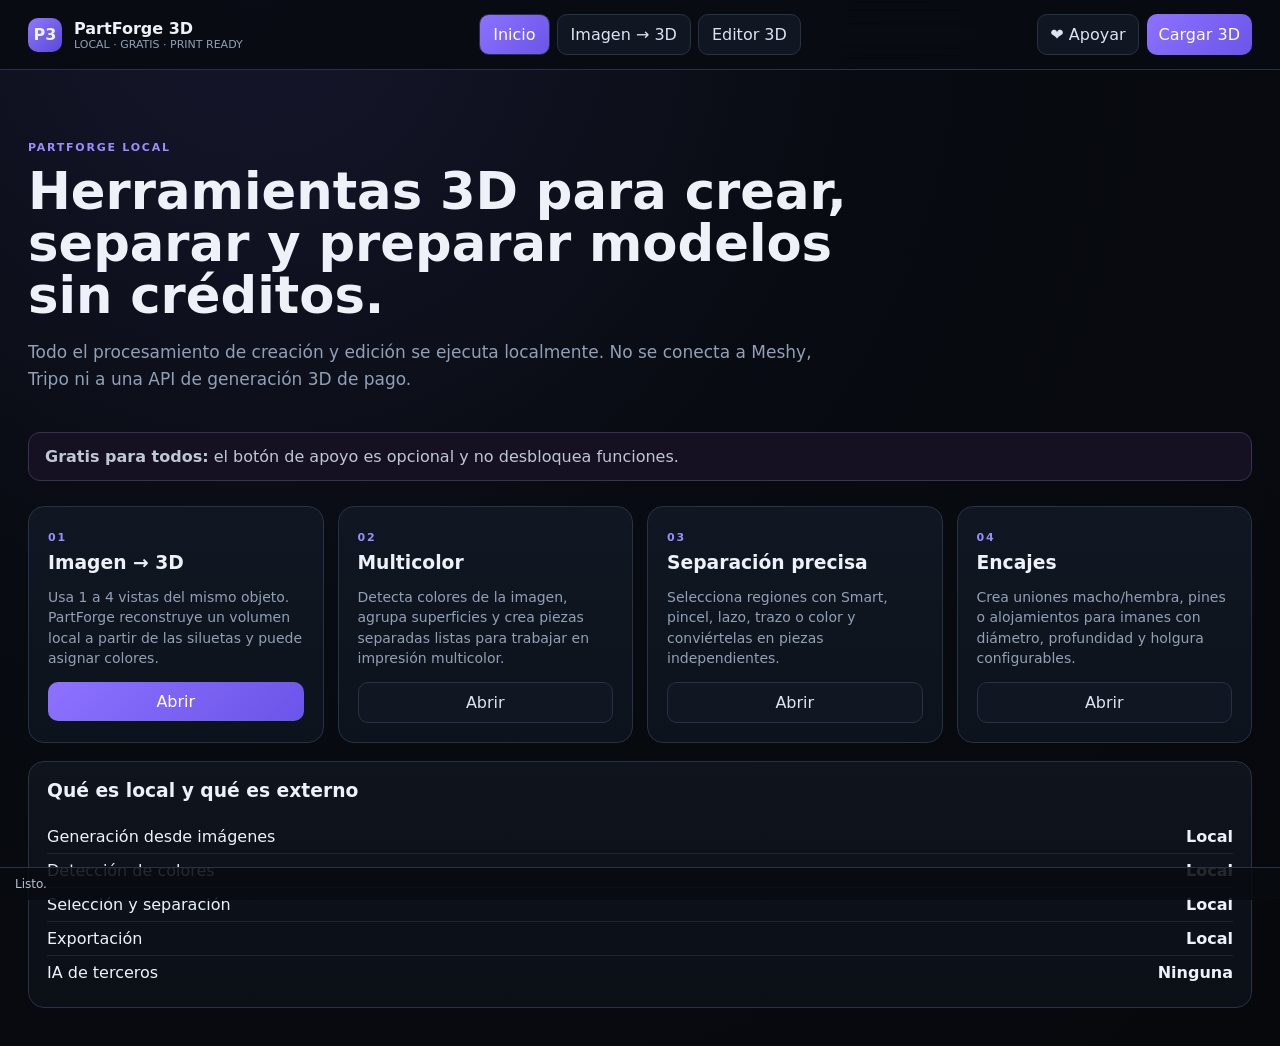
<file: partforge/index.html>
<!doctype html>
<html lang="es-CL">
<head>
<meta charset="utf-8">
<meta name="viewport" content="width=device-width,initial-scale=1">
<meta name="theme-color" content="#0a0e15">
<title>PartForge 3D — Local Free</title>
<style>
:root{--bg:#070a10;--panel:#0e131c;--panel2:#121925;--line:#273244;--text:#eef2f8;--muted:#91a0b6;--brand:#8d72ff;--brand2:#6b54e8;--good:#36d399;--warn:#f6c453;--danger:#ff6d76}
*{box-sizing:border-box}body{margin:0;font-family:Inter,system-ui,Segoe UI,Arial,sans-serif;background:radial-gradient(circle at 20% 0,#16162c 0,#080b11 42%,#06080c 100%);color:var(--text);min-height:100vh}
button,input,select{font:inherit}button{cursor:pointer;border:0}.top{height:70px;border-bottom:1px solid var(--line);display:flex;align-items:center;justify-content:space-between;padding:0 28px;background:#090c12e8;backdrop-filter:blur(16px);position:sticky;top:0;z-index:20}.brand{display:flex;gap:12px;align-items:center}.logo{width:34px;height:34px;border-radius:10px;background:linear-gradient(135deg,#8f78ff,#5b48d7);display:grid;place-items:center;font-weight:900}.brand b{font-size:16px}.brand small{display:block;color:var(--muted);font-size:11px}.nav{display:flex;gap:7px}.nav button,.ghost,.secondary{background:#111722;border:1px solid var(--line);color:#dce4f1;padding:10px 13px;border-radius:10px}.nav button.active,.primary{background:linear-gradient(135deg,var(--brand),var(--brand2));color:#fff}.topActions{display:flex;gap:8px}.pages{min-height:calc(100vh - 70px)}.page{display:none}.page.active{display:block}.wrap{max-width:1450px;margin:auto;padding:38px 28px}.hero{padding:28px 0 22px}.eyebrow{font-size:11px;letter-spacing:.16em;color:#9b8dff;font-weight:800}.hero h1{font-size:clamp(34px,4vw,62px);line-height:1.02;margin:10px 0 14px;max-width:900px}.hero p{color:var(--muted);font-size:17px;max-width:820px;line-height:1.6}.cards{display:grid;grid-template-columns:repeat(4,1fr);gap:14px;margin-top:25px}.card{background:linear-gradient(180deg,#111722,#0d131c);border:1px solid var(--line);border-radius:16px;padding:19px;min-height:170px}.card h3{margin:7px 0}.card p{color:var(--muted);line-height:1.45;font-size:14px}.notice{border:1px solid #3a324f;background:#151022;padding:14px 16px;border-radius:12px;color:#bfc6d6}.grid2{display:grid;grid-template-columns:1.4fr .8fr;gap:18px}.panel{background:linear-gradient(180deg,#0f141d,#0b1017);border:1px solid var(--line);border-radius:16px;padding:18px}.panel h2,.panel h3{margin-top:0}.views{display:grid;grid-template-columns:repeat(4,1fr);gap:10px}.slot{aspect-ratio:1.22;position:relative;border:1px dashed #3b4659;border-radius:12px;display:grid;place-items:center;overflow:hidden;background:#0a0e14;cursor:pointer}.slot img{width:100%;height:100%;object-fit:cover}.slot span{position:absolute;left:9px;top:8px;background:#080c12cc;padding:4px 7px;border-radius:7px;font-size:11px}.slot .x{position:absolute;right:7px;top:7px;background:#080c12cc;color:#fff;padding:4px 7px;border-radius:7px}.slot .plus{font-size:28px;color:#75839b}.row{display:flex;gap:10px;align-items:center;flex-wrap:wrap}.field{margin:12px 0}.field label{display:block;font-size:12px;color:#aab7ca;margin-bottom:6px}.field input,.field select{width:100%;background:#0a0f16;color:#e8edf5;border:1px solid var(--line);border-radius:10px;padding:10px}.choiceRow{display:grid;grid-template-columns:1fr 1fr;gap:8px}.choice{background:#0b1018;border:1px solid var(--line);border-radius:11px;padding:12px;text-align:left;color:#dfe6f1}.choice.active{border-color:#8f7dff;background:#16152a}.palette{display:flex;flex-wrap:wrap;gap:8px}.chip{display:flex;align-items:center;gap:7px;background:#0b1018;border:1px solid var(--line);border-radius:10px;padding:6px}.chip i{width:18px;height:18px;border-radius:50%;display:block}.chip input{width:86px;background:transparent;border:0;color:#fff;outline:0}.editor{height:calc(100vh - 70px);display:grid;grid-template-columns:290px 1fr 280px}.side{background:#0a0e15;border-right:1px solid var(--line);padding:14px;overflow:auto}.right{border-left:1px solid var(--line);border-right:0}.tool{width:100%;text-align:left;padding:9px 10px;border-radius:9px;background:#0d131d;color:#dfe6f3;border:1px solid transparent;margin:3px 0}.tool.active{border-color:#8e7cff;background:#17152a}.viewer{position:relative;min-width:0;overflow:hidden;background:#080b10}.viewer canvas{display:block;width:100%;height:100%}.bar{position:absolute;left:12px;right:12px;top:12px;display:flex;justify-content:space-between;pointer-events:none}.bar>*{pointer-events:auto}.pills{background:#0b1018df;border:1px solid var(--line);border-radius:10px;padding:8px 10px;font-size:12px}.parts{display:flex;flex-direction:column;gap:6px}.part{padding:10px;background:#0b1018;border:1px solid var(--line);border-radius:10px;text-align:left;color:#dce5f3}.part.active{border-color:#917eff}.small{font-size:12px;color:var(--muted)}.btns{display:grid;grid-template-columns:1fr 1fr;gap:7px}.btns button{padding:9px}.primary,.secondary,.ghost,.danger{border-radius:10px;padding:10px 12px}.danger{background:#231114;color:#ffb4bb;border:1px solid #54252c}.full{width:100%}.hidden{display:none!important}.modal{position:fixed;inset:0;background:#0009;display:grid;place-items:center;z-index:50;padding:20px}.modalCard{max-width:640px;width:min(100%,640px);background:#0d121b;border:1px solid var(--line);border-radius:16px;padding:20px;box-shadow:0 30px 100px #000a}.modalCard h3{margin:0 0 12px}.modalHead{display:flex;justify-content:space-between;align-items:center}.close{background:#131925;border:1px solid var(--line);color:#fff;border-radius:9px;padding:6px 10px}.status{position:fixed;bottom:0;left:0;right:0;padding:9px 15px;background:#080c12df;border-top:1px solid var(--line);font-size:12px;color:#b7c0d0;display:flex;justify-content:space-between;z-index:21}.tooltip{position:fixed;background:#080c12;color:#dfe6f4;border:1px solid #364255;padding:8px 10px;border-radius:8px;font-size:12px;z-index:100;pointer-events:none;display:none;max-width:280px}.donate{border:1px solid #3a4c3f;background:#0d1813;padding:12px;border-radius:12px;color:#bdd3c2}.statrow{display:flex;justify-content:space-between;padding:7px 0;border-bottom:1px solid #1c2532}.statrow:last-child{border-bottom:0}@media(max-width:1100px){.cards{grid-template-columns:1fr 1fr}.grid2{grid-template-columns:1fr}.editor{grid-template-columns:240px 1fr}.right{display:none}}@media(max-width:760px){.top{padding:0 12px}.topActions{display:none}.nav button{padding:8px}.views{grid-template-columns:1fr 1fr}.editor{grid-template-columns:1fr}.side{display:none}.wrap{padding:22px 14px}}
</style>
<script type="importmap">
{
  "imports": {
    "three": "https://cdn.jsdelivr.net/npm/three@0.186.0/build/three.module.js",
    "three/addons/": "https://cdn.jsdelivr.net/npm/three@0.186.0/examples/jsm/",
    "three-bvh-csg": "https://cdn.jsdelivr.net/npm/three-bvh-csg@0.0.18/build/index.module.js",
    "three-mesh-bvh": "https://cdn.jsdelivr.net/npm/three-mesh-bvh@0.9.15/build/index.module.js",
    "fflate": "https://cdn.jsdelivr.net/npm/fflate@0.8.2/esm/browser.js"
  }
}
</script>
</head>
<body>
<header class="top">
  <div class="brand"><div class="logo">P3</div><div><b>PartForge 3D</b><small>LOCAL · GRATIS · PRINT READY</small></div></div>
  <nav class="nav"><button class="navb active" data-page="home">Inicio</button><button class="navb" data-page="image">Imagen → 3D</button><button class="navb" data-page="editor">Editor 3D</button></nav>
  <div class="topActions"><button class="secondary" id="donateTop" data-tip="Apoya el proyecto de forma voluntaria">❤️ Apoyar</button><button class="primary" id="loadTop" data-tip="Carga un modelo 3D desde tu computador">Cargar 3D</button></div>
</header>
<main class="pages">
<section id="page-home" class="page active"><div class="wrap">
  <div class="hero"><span class="eyebrow">PARTFORGE LOCAL</span><h1>Herramientas 3D para crear, separar y preparar modelos sin créditos.</h1><p>Todo el procesamiento de creación y edición se ejecuta localmente. No se conecta a Meshy, Tripo ni a una API de generación 3D de pago.</p></div>
  <div class="notice"><b>Gratis para todos:</b> el botón de apoyo es opcional y no desbloquea funciones.</div>
  <div class="cards">
    <div class="card"><span class="eyebrow">01</span><h3>Imagen → 3D</h3><p>Usa 1 a 4 vistas del mismo objeto. PartForge reconstruye un volumen local a partir de las siluetas y puede asignar colores.</p><button class="primary full" data-page="image">Abrir</button></div>
    <div class="card"><span class="eyebrow">02</span><h3>Multicolor</h3><p>Detecta colores de la imagen, agrupa superficies y crea piezas separadas listas para trabajar en impresión multicolor.</p><button class="secondary full" data-page="image">Abrir</button></div>
    <div class="card"><span class="eyebrow">03</span><h3>Separación precisa</h3><p>Selecciona regiones con Smart, pincel, lazo, trazo o color y conviértelas en piezas independientes.</p><button class="secondary full" data-page="editor">Abrir</button></div>
    <div class="card"><span class="eyebrow">04</span><h3>Encajes</h3><p>Crea uniones macho/hembra, pines o alojamientos para imanes con diámetro, profundidad y holgura configurables.</p><button class="secondary full" data-page="editor">Abrir</button></div>
  </div>
  <div class="panel" style="margin-top:18px"><h3>Qué es local y qué es externo</h3><div class="statrow"><span>Generación desde imágenes</span><b>Local</b></div><div class="statrow"><span>Detección de colores</span><b>Local</b></div><div class="statrow"><span>Selección y separación</span><b>Local</b></div><div class="statrow"><span>Exportación</span><b>Local</b></div><div class="statrow"><span>IA de terceros</span><b>Ninguna</b></div></div>
</div></section>

<section id="page-image" class="page"><div class="wrap">
<div class="grid2">
<div class="panel"><span class="eyebrow">IMAGEN → 3D</span><h2>Reconstrucción 3D neural local</h2><p class="small">Usa un modelo 3D neuronal ejecutado directamente en tu GPU mediante WebGPU. Tus fotos no se suben a ningún servicio. La primera generación descarga el motor local (≈485 MB) y después queda en caché del navegador.</p>
<div class="views" id="views"></div>
<div class="row" style="margin-top:12px"><button class="secondary" id="addImages" data-tip="Añade hasta cuatro fotografías del mismo objeto">＋ Añadir vistas</button><button class="ghost" id="clearImages">Limpiar</button><input id="imageInput" type="file" accept="image/png,image/jpeg,image/webp" multiple hidden></div>
</div>
<div class="panel"><h3>Configuración</h3>
<div class="field"><label>Modo de color</label><div class="choiceRow"><button class="choice active" data-mode="single">Una pieza / un color</button><button class="choice" data-mode="multi">Multicolor / varias piezas</button></div></div>
<div class="field"><label>Calidad del modelo neural</label><select id="quality"><option value="normal">Normal · 96³</option><option value="high" selected>Alta · 112³</option><option value="ultra">Ultra · 128³</option></select></div><div class="panel" style="margin-top:10px;padding:11px"><span class="small"><b>Motor:</b> TripoSR WebGPU local · sin API · sin créditos · sin subida de imágenes.</span></div>
<div class="field"><label>Altura aproximada (mm)</label><input id="heightMm" type="number" min="5" max="300" value="50"></div>
<div id="multiBox" class="hidden"><div class="field"><label>Máximo de colores</label><select id="maxColors"><option>3</option><option selected>4</option><option>6</option><option>8</option></select></div><div class="row"><button class="secondary" id="analyze">Analizar colores</button><button class="ghost" id="addColor">＋ Color</button></div><div id="palette" class="palette" style="margin-top:9px"></div></div>
<button class="primary full" id="generate" data-tip="Ejecuta el modelo neural 3D directamente en tu GPU mediante WebGPU">Crear modelo 3D neural</button>
</div></div>
<div class="panel" style="margin-top:18px"><h3>Resultado</h3><div id="genInfo" class="small">Aún no se ha creado un modelo.</div><div class="row" style="margin-top:10px"><button class="primary" id="openGenerated">Abrir en editor</button><button class="secondary" id="saveGenerated">Guardar archivo</button></div></div>
</div></section>

<section id="page-editor" class="page"><div class="editor">
<aside class="side">
<span class="eyebrow">SELECCIÓN</span>
<button class="tool active" data-tool="object" data-tip="Selecciona una pieza completa">◫ Objeto</button>
<button class="tool" data-tool="smart" data-tip="Selecciona una región conectada cerca del punto elegido">✦ Smart region</button>
<button class="tool" data-tool="brush" data-tip="Selecciona caras alrededor del punto elegido">◉ Pincel</button>
<button class="tool" data-tool="lasso" data-tip="Dibuja un lazo en la vista para seleccionar caras proyectadas">⌁ Lazo</button>
<button class="tool" data-tool="trace" data-tip="Trazo guiado para seleccionar una zona cercana">／ Trazo</button>
<button class="tool" data-tool="color" data-tip="Selecciona zonas que comparten un color dentro de la tolerancia indicada">◈ Por color</button>
 <button class="tool" data-tool="plane" data-tip="Corta la pieza con un plano preciso y genera superficies cerradas">▱ Corte por plano</button>
<div class="field"><label>Radio pincel</label><input id="brush" type="range" min="2" max="80" value="18"></div>
<div class="field"><label>Ángulo Smart</label><input id="angle" type="range" min="5" max="85" value="30"></div>
<div class="field"><label>Tolerancia color</label><input id="tol" type="range" min="2" max="100" value="28"></div>
<div class="btns"><button class="secondary" id="addSel">＋ Añadir</button><button class="secondary" id="subSel">− Quitar</button><button class="secondary" id="invertSel">Invertir</button><button class="danger" id="clearSel">Limpiar</button></div>
<hr style="border-color:#202b39;border-style:solid;border-width:1px 0 0;margin:14px 0">
<span class="eyebrow">SEPARAR</span>
<button class="primary full" id="detach" data-tip="Convierte la selección actual en una pieza independiente">Separar pieza</button>
<button class="secondary full" id="split" data-tip="Divide la pieza por componentes de conectividad facial">Separar por componentes</button>
<label class="small" style="display:flex;gap:8px;margin-top:9px"><input id="cap" type="checkbox" checked> Intentar cerrar el corte</label>
 <div id="cutBox" class="panel hidden" style="margin-top:10px;padding:12px">
   <span class="eyebrow">PLANO DE CORTE</span>
   <div class="field"><label>Normal X / Y / Z</label><div class="row"><input id="cutNx" type="number" value="0" step="0.1" style="width:70px"><input id="cutNy" type="number" value="0" step="0.1" style="width:70px"><input id="cutNz" type="number" value="1" step="0.1" style="width:70px"></div></div>
   <div class="field"><label>Desplazamiento del plano (mm)</label><input id="cutOffset" type="number" value="0" step="0.1"></div>
   <div class="field"><label>Resultado</label><select id="cutResult"><option value="both">Separar en 2 piezas</option><option value="keepPositive">Conservar lado +</option><option value="keepNegative">Conservar lado −</option></select></div>
   <button class="primary full" id="runCut">Ejecutar corte</button>
 </div>
</aside>
<section class="viewer" id="viewer"><div class="bar"><div class="pills" id="meshInfo">Sin modelo</div><div class="row"><button class="ghost" id="front">Frente</button><button class="ghost" id="top">Arriba</button><button class="ghost" id="side">Lado</button><button class="ghost" id="frame">Enmarcar</button><button class="ghost" id="wire">Malla</button><button class="ghost" id="xray">X-Ray</button></div></div></section>
<aside class="side right">
<button class="primary full" id="loadEditor">Cargar 3D</button><input id="modelInput" type="file" accept=".stl,.obj,.ply,.glb,.gltf,.3mf,.json" hidden>
<div style="margin-top:15px"><span class="eyebrow">PIEZAS</span><div class="parts" id="parts"></div></div>
<div class="field"><label>Nombre</label><input id="partName" type="text" placeholder="Pieza"></div>
<div class="btns"><button class="secondary" id="solo">Solo</button><button class="secondary" id="hide">Ocultar</button><button class="secondary" id="dup">Duplicar</button><button class="danger" id="del">Eliminar</button></div>
<hr style="border-color:#202b39;border-style:solid;border-width:1px 0 0;margin:14px 0">
<span class="eyebrow">UNIÓN</span>
<div class="field"><label>Tipo</label><select id="joint"><option value="plug">Plug macho/hembra</option><option value="dowel">Pasador / Dowel</option><option value="snap">Snap-fit</option><option value="dovetail">Dovetail</option><option value="magnet">Imán</option></select></div>
<div class="field"><label>Diámetro / ancho</label><input id="jointSize" type="number" value="4" min="0.8" step="0.1"></div>
<div class="field"><label>Profundidad</label><input id="jointDepth" type="number" value="3" min="0.5" step="0.1"></div>
<div class="field"><label>Holgura</label><input id="jointGap" type="number" value="0.15" min="0" step="0.01"></div>
<button class="secondary full" id="makeJoint" data-tip="Crea un macho y un alojamiento correspondiente usando operaciones locales">Crear unión</button>
<hr style="border-color:#202b39;border-style:solid;border-width:1px 0 0;margin:14px 0">
<span class="eyebrow">EXPORTAR</span>
<div class="btns"><button class="secondary" id="expStl">STL</button><button class="secondary" id="expObj">OBJ</button><button class="secondary" id="exp3mf">3MF</button><button class="secondary" id="expJson">Proyecto</button></div>
<button class="secondary full" id="repair" style="margin-top:8px">Analizar impresión</button>
</aside>
</div></section>
</main>

<div id="progressModal" class="modal hidden"><div class="modalCard"><div class="modalHead"><h3 id="progressTitle">Procesando localmente</h3><button class="close" id="progressClose">×</button></div><p id="progressMsg" class="small">Preparando…</p><div style="height:8px;background:#161d28;border-radius:20px;overflow:hidden"><div id="progressBar" style="height:100%;width:0;background:linear-gradient(90deg,#7b66ff,#45c5ff)"></div></div></div></div>
<div id="reportModal" class="modal hidden"><div class="modalCard"><div class="modalHead"><h3>Analizar impresión</h3><button class="close" data-close="reportModal">×</button></div><pre id="report" style="white-space:pre-wrap;color:#cbd4e2;font:13px/1.5 system-ui"></pre><div class="row" style="margin-top:12px"><button class="primary" id="repairAuto">Reparar automáticamente</button><button class="secondary" data-close="reportModal">Cerrar</button></div></div></div>
<div id="donateModal" class="modal hidden"><div class="modalCard"><div class="modalHead"><h3>Apoyar PartForge 3D</h3><button class="close" data-close="donateModal">×</button></div><div class="donate">El proyecto es gratuito. Puedes apoyar de forma voluntaria. El botón de donación se puede conectar después a la cuenta o enlace que tú elijas.</div></div></div>
<div id="bootError" class="modal hidden"><div class="modalCard"><h3>PartForge no terminó de cargar</h3><p class="small" id="bootText">Revisa la consola del navegador.</p><button class="secondary" onclick="location.reload()">Recargar</button></div></div>
<div id="tip" class="tooltip"></div><div class="status"><span id="statusText">Listo.</span><span id="statusProgress"></span></div>
<script type="module" src="./free.js?v=local-v13"></script>
</body>
</html>
</file>
